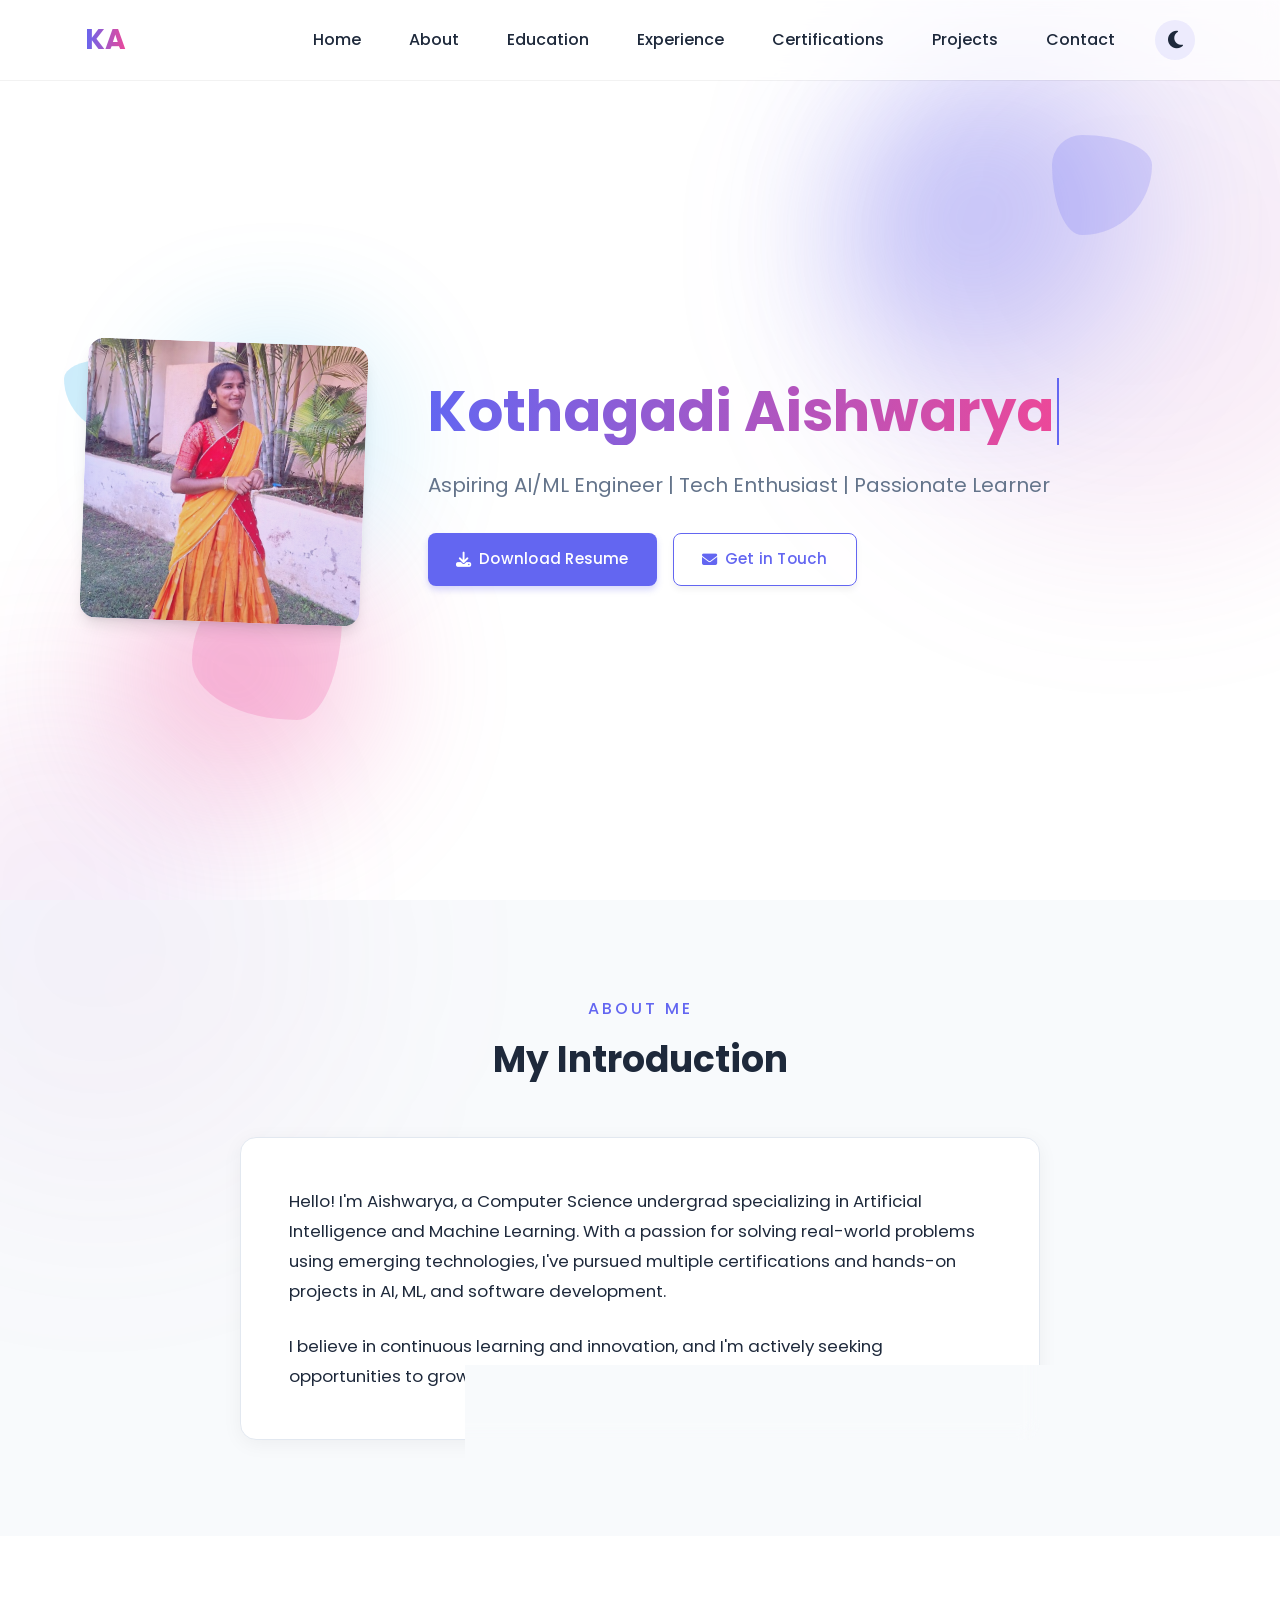
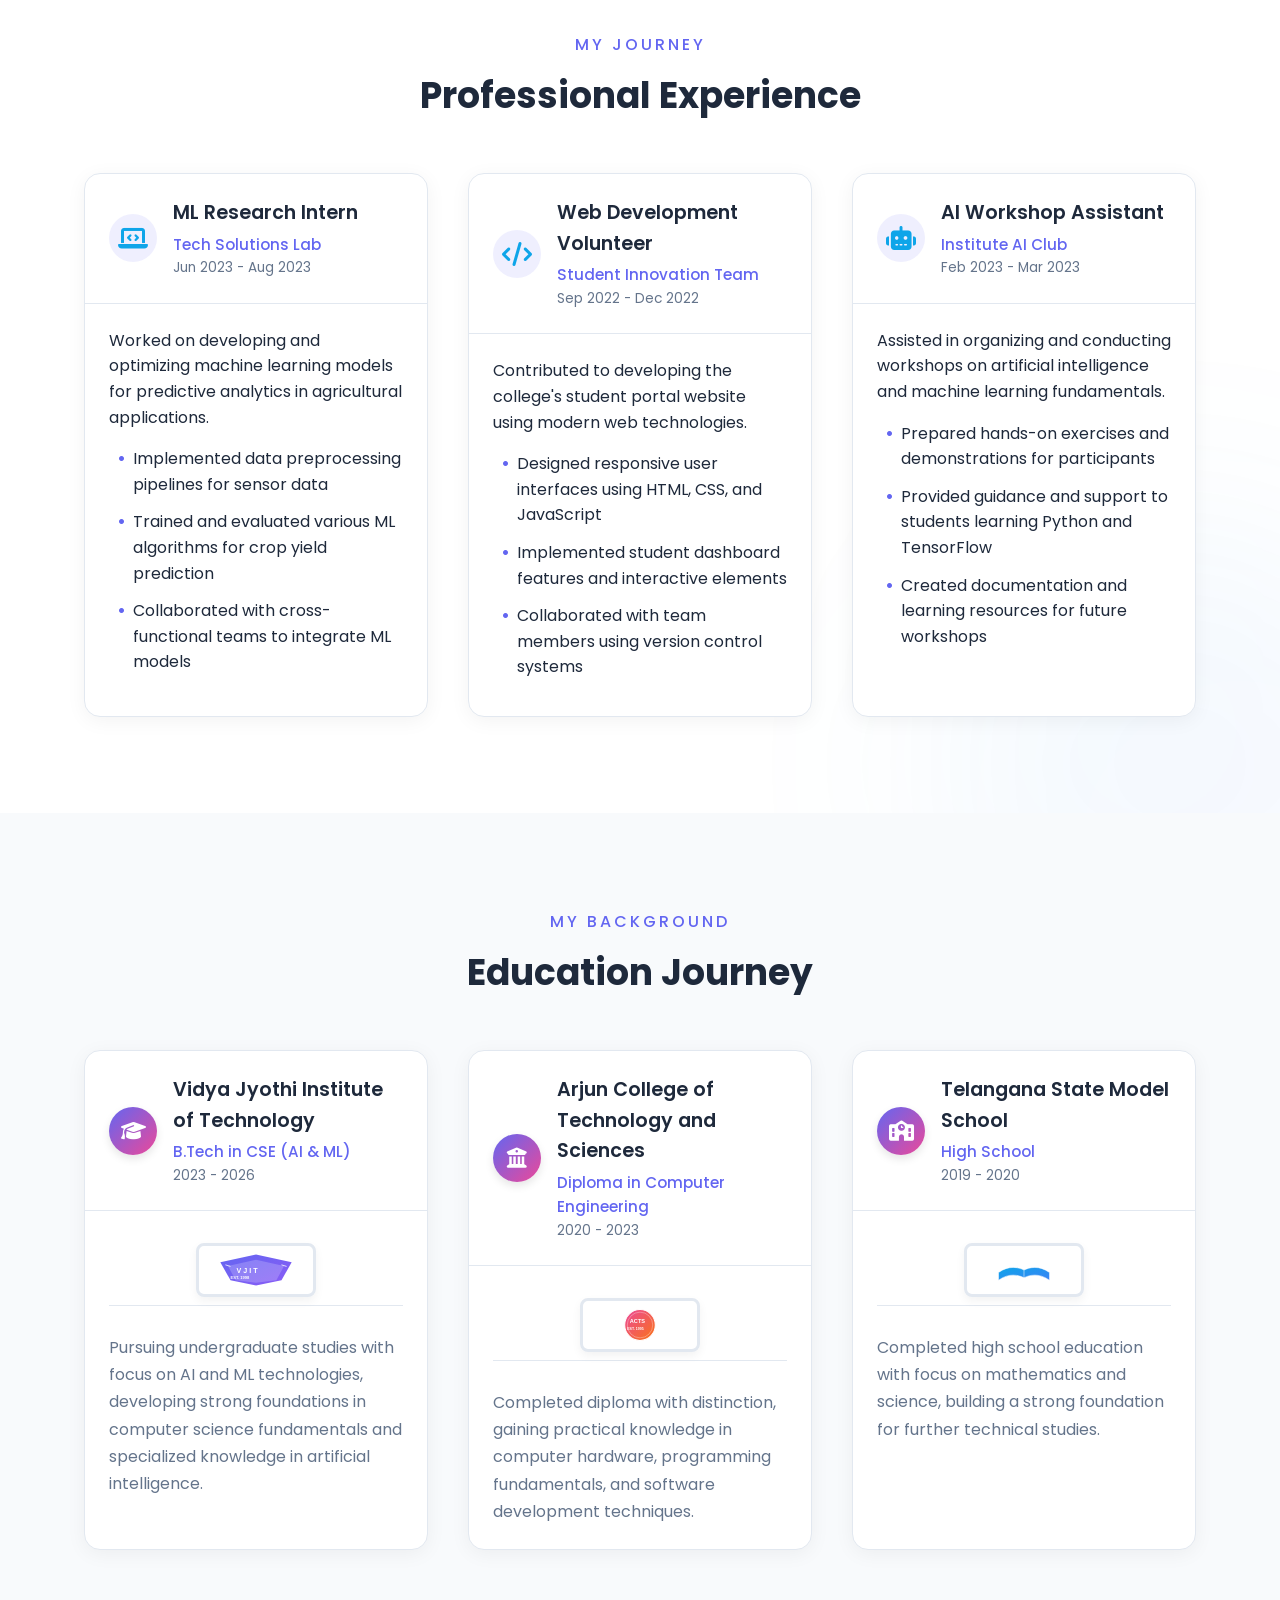
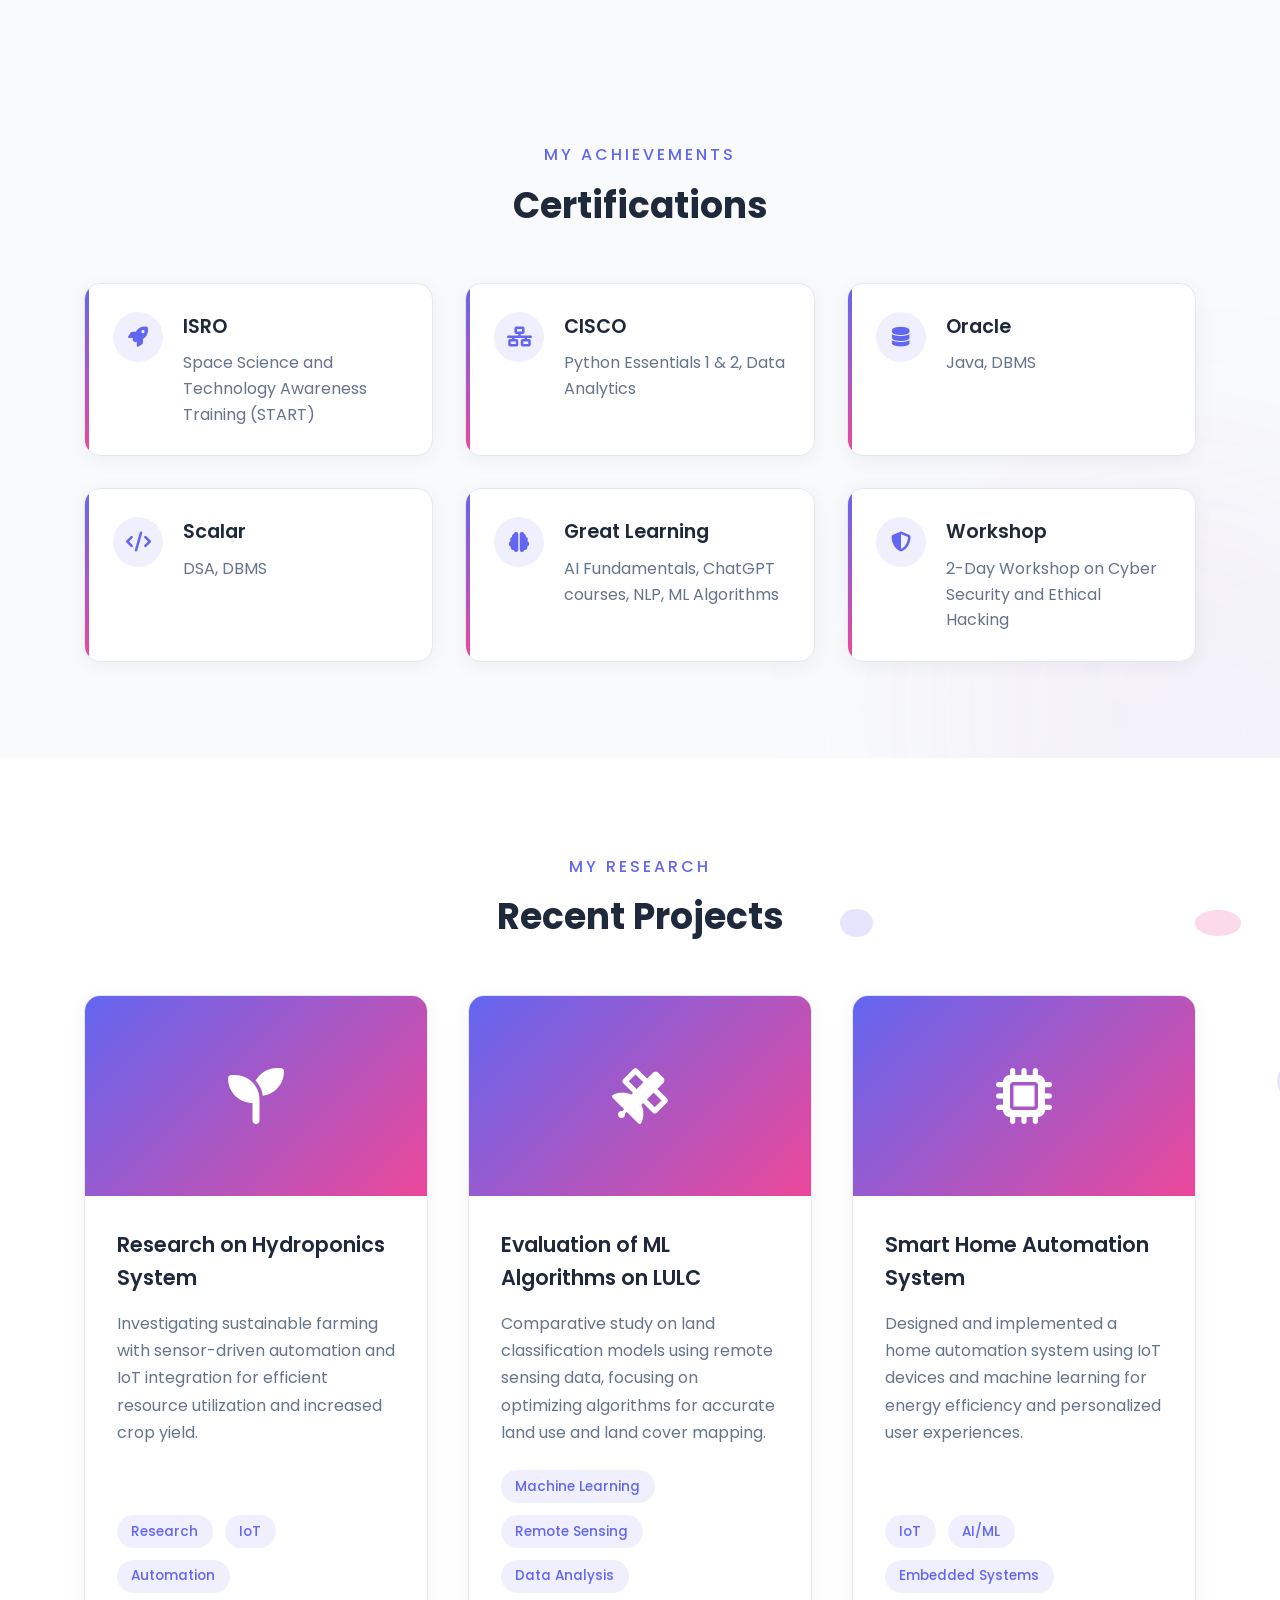
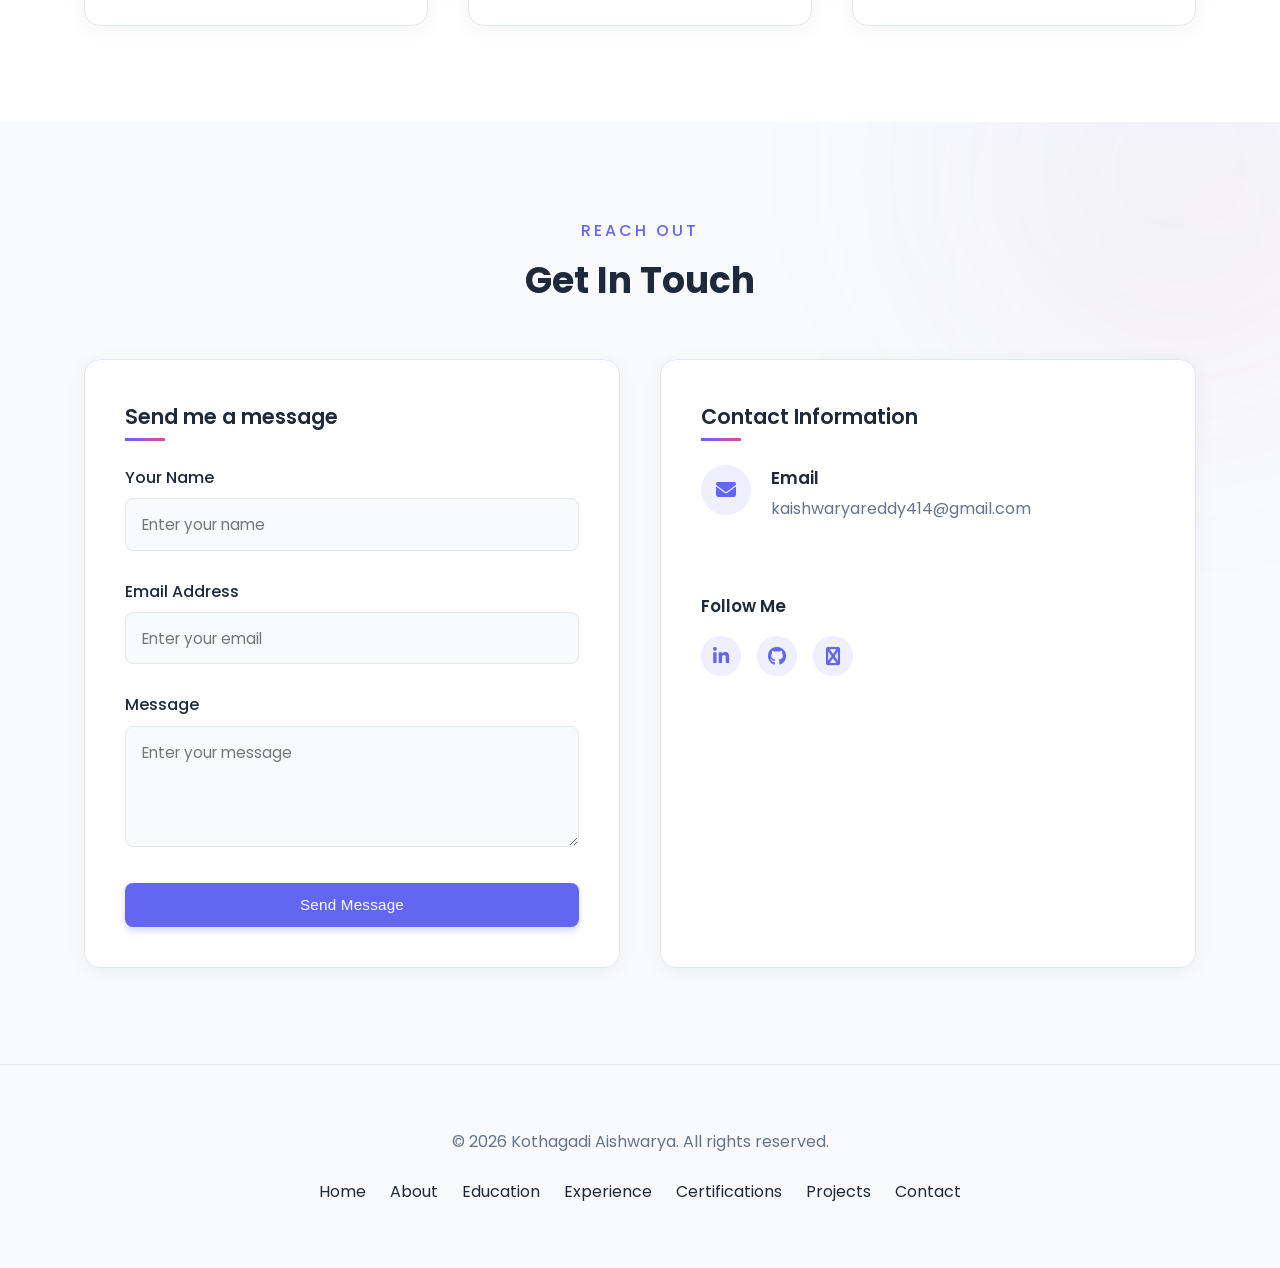
<file: index.html>
<!DOCTYPE html>
<html lang="en">
<head>
  <meta charset="UTF-8">
  <meta name="viewport" content="width=device-width, initial-scale=1.0, maximum-scale=1">
  <meta name="description" content="Kothagadi Aishwarya - Aspiring AI/ML Engineer, Tech Enthusiast, and Computer Science Student">
  <meta name="keywords" content="Kothagadi Aishwarya, AI/ML, Computer Science, Portfolio, Student">
  <meta name="author" content="Kothagadi Aishwarya">
  <title>Kothagadi Aishwarya | AI/ML Engineer Portfolio</title>
  <link rel="preconnect" href="https://fonts.googleapis.com">
  <link rel="preconnect" href="https://fonts.gstatic.com" crossorigin>
  <link href="https://fonts.googleapis.com/css2?family=Poppins:wght@300;400;500;600;700&display=swap" rel="stylesheet">
  <link rel="stylesheet" href="https://cdnjs.cloudflare.com/ajax/libs/font-awesome/6.4.0/css/all.min.css">
  <link rel="stylesheet" href="enhanced-styles.css">
  <link rel="icon" href="data:image/svg+xml,<svg xmlns=%22http://www.w3.org/2000/svg%22 viewBox=%220 0 100 100%22><text y=%22.9em%22 font-size=%2290%22 fill=%22%236366f1%22>KA</text></svg>">
</head>
<body>
  <!-- Header -->
  <header id="header" class="header glass-card">
    <nav class="container">
      <a href="#home" class="logo">KA</a>
      
      <button class="menu-toggle" aria-label="Toggle menu">
        <i class="fas fa-bars"></i>
      </button>
      
      <ul class="nav-menu">
        <li><a href="#home" class="nav-link">Home</a></li>
        <li><a href="#about" class="nav-link">About</a></li>
        <li><a href="#education" class="nav-link">Education</a></li>
        <li><a href="#experience" class="nav-link">Experience</a></li>
        <li><a href="#certifications" class="nav-link">Certifications</a></li>
        <li><a href="#projects" class="nav-link">Projects</a></li>
        <li><a href="#contact" class="nav-link">Contact</a></li>
        <li>
          <button id="theme-toggle" class="theme-toggle" aria-label="Toggle theme">
            <i class="fas fa-moon"></i>
          </button>
        </li>
      </ul>
    </nav>
  </header>

  <!-- Home/Hero Section -->
  <section id="home" class="hero-section">
    <!-- Animated background elements -->
    <div class="bg-animation bg-animation-1"></div>
    <div class="bg-animation bg-animation-2"></div>
    <div class="bg-animation bg-animation-3"></div>
    
    <!-- Animated shapes -->
    <div class="shape shape-1"></div>
    <div class="shape shape-2"></div>
    <div class="shape shape-3"></div>
    
    <div class="container">
      <div class="hero-content">
        <div class="hero-image float">
          <img src="images/my images/iashu.jpg" alt="Kothagadi Aishwarya">
        </div>
        <div class="hero-text fadeInUp">
          <h1><span class="typing-text text-gradient" id="typing-name">Kothagadi Aishwarya</span></h1>
          <p class="tagline">Aspiring AI/ML Engineer | Tech Enthusiast | Passionate Learner</p>
          <div class="cta-buttons">
            <a href="#" class="btn btn-primary"><i class="fas fa-download"></i> Download Resume</a>
            <a href="#contact" class="btn btn-outline"><i class="fas fa-envelope"></i> Get in Touch</a>
          </div>
        </div>
      </div>
    </div>
  </section>

  <!-- About Section -->
  <section id="about" class="about-section">
    <!-- Background animation -->
    <div class="bg-animation bg-animation-3" style="left:60%; top:50%; width:250px; height:250px;"></div>
    <div class="shape shape-2" style="top:20%; right:20%; width:80px; height:80px;"></div>
    
    <div class="container">
      <span class="section-subtitle">About Me</span>
      <h2 class="section-title">My Introduction</h2>
      <div class="about-content glass-card pulse">
        <p>Hello! I'm Aishwarya, a Computer Science undergrad specializing in Artificial Intelligence and Machine Learning. With a passion for solving real-world problems using emerging technologies, I've pursued multiple certifications and hands-on projects in AI, ML, and software development.</p>
        <p>I believe in continuous learning and innovation, and I'm actively seeking opportunities to grow and contribute in the tech world.</p>
      </div>
    </div>
  </section>

  <!-- Experience Section -->
  <section id="experience" class="experience-section">
    <div class="container">
      <span class="section-subtitle">My Journey</span>
      <h2 class="section-title">Professional Experience</h2>
      <div class="experience-container">
        <div class="experience-card">
          <div class="experience-header">
            <div class="experience-icon">
              <i class="fas fa-laptop-code"></i>
            </div>
            <div class="experience-title">
              <h3>ML Research Intern</h3>
              <p class="company">Tech Solutions Lab</p>
              <p class="duration">Jun 2023 - Aug 2023</p>
            </div>
          </div>
          <div class="experience-body">
            <p>Worked on developing and optimizing machine learning models for predictive analytics in agricultural applications.</p>
            <ul>
              <li>Implemented data preprocessing pipelines for sensor data</li>
              <li>Trained and evaluated various ML algorithms for crop yield prediction</li>
              <li>Collaborated with cross-functional teams to integrate ML models</li>
            </ul>
          </div>
        </div>
        
        <div class="experience-card">
          <div class="experience-header">
            <div class="experience-icon">
              <i class="fas fa-code"></i>
            </div>
            <div class="experience-title">
              <h3>Web Development Volunteer</h3>
              <p class="company">Student Innovation Team</p>
              <p class="duration">Sep 2022 - Dec 2022</p>
            </div>
          </div>
          <div class="experience-body">
            <p>Contributed to developing the college's student portal website using modern web technologies.</p>
            <ul>
              <li>Designed responsive user interfaces using HTML, CSS, and JavaScript</li>
              <li>Implemented student dashboard features and interactive elements</li>
              <li>Collaborated with team members using version control systems</li>
            </ul>
          </div>
        </div>
        
        <div class="experience-card">
          <div class="experience-header">
            <div class="experience-icon">
              <i class="fas fa-robot"></i>
            </div>
            <div class="experience-title">
              <h3>AI Workshop Assistant</h3>
              <p class="company">Institute AI Club</p>
              <p class="duration">Feb 2023 - Mar 2023</p>
            </div>
          </div>
          <div class="experience-body">
            <p>Assisted in organizing and conducting workshops on artificial intelligence and machine learning fundamentals.</p>
            <ul>
              <li>Prepared hands-on exercises and demonstrations for participants</li>
              <li>Provided guidance and support to students learning Python and TensorFlow</li>
              <li>Created documentation and learning resources for future workshops</li>
            </ul>
          </div>
        </div>
      </div>
    </div>
  </section>

  <!-- Education Section -->
  <section id="education" class="education-section">
    <!-- Background animations -->
    <div class="bg-animation bg-animation-2" style="top:60%; right:70%; width:200px; height:200px;"></div>
    <div class="shape shape-1" style="bottom:20%; right:15%;"></div>
    
    <div class="container">
      <span class="section-subtitle">My Background</span>
      <h2 class="section-title">Education Journey</h2>
      <div class="education-container">
        <!-- VJIT -->
        <div class="education-card">
          <div class="education-header">
            <div class="education-icon">
              <i class="fas fa-graduation-cap"></i>
            </div>
            <div class="education-title">
              <h3>Vidya Jyothi Institute of Technology</h3>
              <p class="degree">B.Tech in CSE (AI & ML)</p>
              <p class="duration">2023 - 2026</p>
            </div>
          </div>
          <div class="education-body">
            <div class="college-logo-container">
              <img src="images/vjit-logo.svg" alt="VJIT Logo" class="college-logo">
            </div>
            <p>Pursuing undergraduate studies with focus on AI and ML technologies, developing strong foundations in computer science fundamentals and specialized knowledge in artificial intelligence.</p>
          </div>
        </div>
        
        <!-- Arjun College -->
        <div class="education-card">
          <div class="education-header">
            <div class="education-icon">
              <i class="fas fa-university"></i>
            </div>
            <div class="education-title">
              <h3>Arjun College of Technology and Sciences</h3>
              <p class="degree">Diploma in Computer Engineering</p>
              <p class="duration">2020 - 2023</p>
            </div>
          </div>
          <div class="education-body">
            <div class="college-logo-container">
              <img src="images/arjun-college-logo.svg" alt="Arjun College Logo" class="college-logo">
            </div>
            <p>Completed diploma with distinction, gaining practical knowledge in computer hardware, programming fundamentals, and software development techniques.</p>
          </div>
        </div>
        
        <!-- TSMS -->
        <div class="education-card">
          <div class="education-header">
            <div class="education-icon">
              <i class="fas fa-school"></i>
            </div>
            <div class="education-title">
              <h3>Telangana State Model School</h3>
              <p class="degree">High School</p>
              <p class="duration">2019 - 2020</p>
            </div>
          </div>
          <div class="education-body">
            <div class="college-logo-container">
              <img src="images/tsms-logo.svg" alt="TSMS Logo" class="college-logo">
            </div>
            <p>Completed high school education with focus on mathematics and science, building a strong foundation for further technical studies.</p>
          </div>
        </div>
      </div>
    </div>
  </section>

  <!-- Certifications Section -->
  <section id="certifications" class="certifications-section">
    <div class="container">
      <span class="section-subtitle">My Achievements</span>
      <h2 class="section-title">Certifications</h2>
      <div class="cert-grid">
        <div class="cert-card">
          <div class="cert-icon">
            <i class="fas fa-rocket"></i>
          </div>
          <div class="cert-content">
            <h3>ISRO</h3>
            <p>Space Science and Technology Awareness Training (START)</p>
          </div>
        </div>
        <div class="cert-card">
          <div class="cert-icon">
            <i class="fas fa-network-wired"></i>
          </div>
          <div class="cert-content">
            <h3>CISCO</h3>
            <p>Python Essentials 1 & 2, Data Analytics</p>
          </div>
        </div>
        <div class="cert-card">
          <div class="cert-icon">
            <i class="fas fa-database"></i>
          </div>
          <div class="cert-content">
            <h3>Oracle</h3>
            <p>Java, DBMS</p>
          </div>
        </div>
        <div class="cert-card">
          <div class="cert-icon">
            <i class="fas fa-code"></i>
          </div>
          <div class="cert-content">
            <h3>Scalar</h3>
            <p>DSA, DBMS</p>
          </div>
        </div>
        <div class="cert-card">
          <div class="cert-icon">
            <i class="fas fa-brain"></i>
          </div>
          <div class="cert-content">
            <h3>Great Learning</h3>
            <p>AI Fundamentals, ChatGPT courses, NLP, ML Algorithms</p>
          </div>
        </div>
        <div class="cert-card">
          <div class="cert-icon">
            <i class="fas fa-shield-alt"></i>
          </div>
          <div class="cert-content">
            <h3>Workshop</h3>
            <p>2-Day Workshop on Cyber Security and Ethical Hacking</p>
          </div>
        </div>
      </div>
    </div>
  </section>

  <!-- Projects Section -->
  <section id="projects" class="projects-section">
    <div class="container">
      <span class="section-subtitle">My Research</span>
      <h2 class="section-title">Recent Projects</h2>
      <div class="projects-grid">
        <div class="project-card">
          <div class="project-header">
            <i class="fas fa-seedling"></i>
          </div>
          <div class="project-body">
            <h3>Research on Hydroponics System</h3>
            <p>Investigating sustainable farming with sensor-driven automation and IoT integration for efficient resource utilization and increased crop yield.</p>
            <div class="project-tags">
              <span class="tag">Research</span>
              <span class="tag">IoT</span>
              <span class="tag">Automation</span>
            </div>
          </div>
        </div>
        <div class="project-card">
          <div class="project-header">
            <i class="fas fa-satellite"></i>
          </div>
          <div class="project-body">
            <h3>Evaluation of ML Algorithms on LULC</h3>
            <p>Comparative study on land classification models using remote sensing data, focusing on optimizing algorithms for accurate land use and land cover mapping.</p>
            <div class="project-tags">
              <span class="tag">Machine Learning</span>
              <span class="tag">Remote Sensing</span>
              <span class="tag">Data Analysis</span>
            </div>
          </div>
        </div>
        <div class="project-card">
          <div class="project-header">
            <i class="fas fa-microchip"></i>
          </div>
          <div class="project-body">
            <h3>Smart Home Automation System</h3>
            <p>Designed and implemented a home automation system using IoT devices and machine learning for energy efficiency and personalized user experiences.</p>
            <div class="project-tags">
              <span class="tag">IoT</span>
              <span class="tag">AI/ML</span>
              <span class="tag">Embedded Systems</span>
            </div>
          </div>
        </div>
      </div>
    </div>
  </section>

  <!-- Contact Section -->
  <section id="contact" class="contact-section">
    <div class="container">
      <span class="section-subtitle">Reach Out</span>
      <h2 class="section-title">Get In Touch</h2>
      <div class="contact-container">
        <div class="contact-form glass-card">
          <h3>Send me a message</h3>
          <div id="form-message" class="form-message"></div>
          <form id="contact-form">
            <div class="form-group">
              <label for="name">Your Name</label>
              <input type="text" id="name" name="name" placeholder="Enter your name" required>
            </div>
            <div class="form-group">
              <label for="email">Email Address</label>
              <input type="email" id="email" name="email" placeholder="Enter your email" required>
            </div>
            <div class="form-group">
              <label for="message">Message</label>
              <textarea id="message" name="message" rows="4" placeholder="Enter your message" required></textarea>
            </div>
            <button type="submit" class="btn btn-primary btn-full">Send Message</button>
          </form>
        </div>
        <div class="contact-info glass-card">
          <h3>Contact Information</h3>
          <div class="info-item">
            <div class="info-icon">
              <i class="fas fa-envelope"></i>
            </div>
            <div class="info-content">
              <h4>Email</h4>
              <a href="mailto:kaishwaryareddy414@gmail.com">kaishwaryareddy414@gmail.com</a>
            </div>
          </div>
          <div class="info-item">
            
            
          </div>
          <div class="social-media">
            <h4>Follow Me</h4>
            <div class="social-icons">
              <a href="https://www.linkedin.com/in/aishwarya-kothagadi-913221345/" class="social-icon"><i class="fab fa-linkedin-in"></i></a>
              <a href="https://github.com/kaishwarya23" class="social-icon"><i class="fab fa-github"></i></a>
              <a href="mailto:kaishwaryareddy414@gmail.com" class="social-icon"><i class="fab fa-envelope"></i></i></a>
            </div>
          </div>
        </div>
      </div>
    </div>
  </section>

  <!-- Footer -->
  <footer class="footer">
    <div class="container">
      <p class="copyright">&copy; <span id="current-year"></span> Kothagadi Aishwarya. All rights reserved.</p>
      <div class="footer-links">
        <a href="#home">Home</a>
        <a href="#about">About</a>
        <a href="#education">Education</a>
        <a href="#experience">Experience</a>
        <a href="#certifications">Certifications</a>
        <a href="#projects">Projects</a>
        <a href="#contact">Contact</a>
      </div>
    </div>
  </footer>

  <!-- Back to Top Button -->
  <button id="back-to-top" class="back-to-top" aria-label="Back to top">
    <i class="fas fa-arrow-up"></i>
  </button>

  <script src="script.js"></script>
</body>
</html>
</file>
<file: enhanced-styles.css>
/* Enhanced Portfolio Styles */

/* Global Variables */
:root {
  --primary-color: #6366f1; /* Indigo */
  --primary-hover: #4f46e5;
  --secondary-color: #ec4899; /* Pink */
  --accent-color: #0ea5e9; /* Sky blue */
  --gradient-start: #6366f1;
  --gradient-end: #ec4899;
  --light-bg: #ffffff;
  --dark-bg: #0f172a; /* Darker blue-gray */
  --light-text: #1e293b;
  --dark-text: #f1f5f9;
  --light-card: #ffffff;
  --dark-card: #1e293b;
  --light-accent: #f8fafc;
  --dark-accent: #334155;
  --light-muted: #64748b;
  --dark-muted: #94a3b8;
  --border-radius: 1rem;
  --border-radius-sm: 0.5rem;
  --box-shadow: 0 10px 15px -3px rgba(0, 0, 0, 0.1), 0 4px 6px -4px rgba(0, 0, 0, 0.1);
  --box-shadow-soft: 0 4px 20px rgba(0, 0, 0, 0.05);
  --box-shadow-hover: 0 20px 25px -5px rgba(0, 0, 0, 0.1), 0 8px 10px -6px rgba(0, 0, 0, 0.1);
  --transition: all 0.3s cubic-bezier(0.4, 0, 0.2, 1);
  --font-family: 'Poppins', sans-serif;
}

/* Dark Theme Variables */
.dark-theme {
  --background: var(--dark-bg);
  --text-color: var(--dark-text);
  --card-bg: var(--dark-card);
  --accent-bg: var(--dark-accent);
  --muted-color: var(--dark-muted);
  --border-color: #2d3748;
  --input-bg: #1e293b; 
  --input-border: #334155;
  --icon-bg: rgba(99, 102, 241, 0.15);
  --glass-bg: rgba(30, 41, 59, 0.7);
}

/* Light Theme Variables */
.light-theme {
  --background: var(--light-bg);
  --text-color: var(--light-text);
  --card-bg: var(--light-card);
  --accent-bg: var(--light-accent);
  --muted-color: var(--light-muted);
  --border-color: #e2e8f0;
  --input-bg: #f8fafc; 
  --input-border: #e2e8f0;
  --icon-bg: rgba(99, 102, 241, 0.1);
  --glass-bg: rgba(255, 255, 255, 0.7);
}

/* Base Styles */
* {
  margin: 0;
  padding: 0;
  box-sizing: border-box;
}

html {
  scroll-behavior: smooth;
  scroll-padding-top: 80px;
}

body {
  font-family: var(--font-family);
  background-color: var(--background, var(--light-bg));
  color: var(--text-color, var(--light-text));
  line-height: 1.6;
  transition: var(--transition);
  overflow-x: hidden;
}

body.dark-theme .fas.fa-moon:before {
  content: "\f185"; /* sun icon */
}

a {
  text-decoration: none;
  color: inherit;
  transition: var(--transition);
}

ul {
  list-style: none;
}

img {
  max-width: 100%;
  height: auto;
  border-radius: var(--border-radius);
  transition: var(--transition);
}

.container {
  width: 90%;
  max-width: 1200px;
  margin: 0 auto;
  padding: 0 20px;
}

.text-primary {
  color: var(--primary-color);
}

.text-secondary {
  color: var(--secondary-color);
}

.text-gradient {
  background: linear-gradient(to right, var(--gradient-start), var(--gradient-end));
  -webkit-background-clip: text;
  -webkit-text-fill-color: transparent;
  background-clip: text;
}

.text-muted {
  color: var(--muted-color);
}

.bg-gradient {
  background: linear-gradient(135deg, var(--gradient-start), var(--gradient-end));
}

/* Glassmorphism */
.glass-card {
  background: var(--glass-bg);
  backdrop-filter: blur(10px);
  -webkit-backdrop-filter: blur(10px);
  border: 1px solid rgba(255, 255, 255, 0.18);
  box-shadow: 0 8px 32px 0 rgba(31, 38, 135, 0.2);
}

/* Buttons */
.btn {
  display: inline-flex;
  align-items: center;
  justify-content: center;
  padding: 0.85rem 1.75rem;
  border-radius: var(--border-radius-sm);
  font-weight: 500;
  cursor: pointer;
  transition: var(--transition);
  text-align: center;
  letter-spacing: 0.015em;
  position: relative;
  overflow: hidden;
  z-index: 1;
  font-size: 0.95rem;
}

.btn::after {
  content: '';
  position: absolute;
  bottom: 0;
  left: 0;
  width: 100%;
  height: 100%;
  background-color: #000;
  opacity: 0;
  z-index: -1;
  transition: opacity 0.3s ease;
}

.btn:hover::after {
  opacity: 0.1;
}

.btn i {
  margin-right: 0.5rem;
  font-size: 0.95rem;
}

.btn-primary {
  background-color: var(--primary-color);
  color: white;
  border: none;
  box-shadow: 0 4px 6px rgba(99, 102, 241, 0.25);
}

.btn-primary:hover {
  background-color: var(--primary-hover);
  transform: translateY(-2px);
  box-shadow: 0 6px 10px rgba(99, 102, 241, 0.3);
}

.btn-outline {
  background-color: transparent;
  color: var(--primary-color);
  border: 1.5px solid var(--primary-color);
  box-shadow: 0 4px 6px rgba(0, 0, 0, 0.05);
}

.btn-outline:hover {
  background-color: rgba(99, 102, 241, 0.05);
  transform: translateY(-2px);
  box-shadow: 0 6px 10px rgba(0, 0, 0, 0.1);
}

.btn-full {
  width: 100%;
}

/* Section styling */
section {
  padding: 6rem 0;
  position: relative;
}

.section-title {
  text-align: center;
  font-size: 2.25rem;
  margin-bottom: 3.5rem;
  position: relative;
  font-weight: 700;
  line-height: 1.2;
}

.section-subtitle {
  display: block;
  text-align: center;
  color: var(--primary-color);
  font-size: 1rem;
  font-weight: 500;
  text-transform: uppercase;
  letter-spacing: 3px;
  margin-bottom: 1rem;
}

/* Header Styles */
.header {
  position: fixed;
  top: 0;
  left: 0;
  width: 100%;
  z-index: 1000;
  background-color: var(--glass-bg);
  backdrop-filter: blur(10px);
  -webkit-backdrop-filter: blur(10px);
  box-shadow: 0 1px 0 rgba(0, 0, 0, 0.05);
  transition: var(--transition);
  height: 80px;
}

.header.scrolled {
  box-shadow: var(--box-shadow-soft);
}

.header .container {
  display: flex;
  justify-content: space-between;
  align-items: center;
  height: 100%;
}

.logo {
  font-size: 1.75rem;
  font-weight: 700;
  background: linear-gradient(to right, var(--gradient-start), var(--gradient-end));
  -webkit-background-clip: text;
  -webkit-text-fill-color: transparent;
  background-clip: text;
}

.nav-menu {
  display: flex;
  align-items: center;
  height: 100%;
}

.nav-menu li {
  margin-left: 2rem;
  height: 100%;
  display: flex;
  align-items: center;
}

.nav-link {
  position: relative;
  font-weight: 500;
  height: 100%;
  display: flex;
  align-items: center;
  padding: 0 0.5rem;
}

.nav-link::after {
  content: '';
  position: absolute;
  left: 0;
  bottom: 0;
  width: 0;
  height: 2px;
  background: linear-gradient(to right, var(--gradient-start), var(--gradient-end));
  transition: var(--transition);
}

.nav-link:hover {
  color: var(--primary-color);
}

.nav-link:hover::after {
  width: 100%;
}

.theme-toggle {
  background: none;
  border: none;
  color: var(--text-color);
  cursor: pointer;
  font-size: 1.25rem;
  display: flex;
  align-items: center;
  justify-content: center;
  padding: 0.5rem;
  border-radius: 50%;
  transition: var(--transition);
  background-color: var(--icon-bg);
  width: 40px;
  height: 40px;
}

.theme-toggle:hover {
  transform: rotate(10deg);
}

.menu-toggle {
  display: none;
  cursor: pointer;
  font-size: 1.5rem;
  background: none;
  border: none;
  color: var(--text-color);
  width: 40px;
  height: 40px;
  display: none;
  align-items: center;
  justify-content: center;
  border-radius: 50%;
  background-color: var(--icon-bg);
}

/* Hero Section */
.hero-section {
  padding: 10rem 0 6rem;
  min-height: 100vh;
  display: flex;
  align-items: center;
  position: relative;
  overflow: hidden;
}

/* Create an abstract shape in the background */
.hero-section::before {
  content: '';
  position: absolute;
  top: -50px;
  right: -150px;
  width: 600px;
  height: 600px;
  border-radius: 50%;
  background: linear-gradient(135deg, rgba(99, 102, 241, 0.1), rgba(236, 72, 153, 0.1));
  z-index: -1;
  filter: blur(80px);
}

.hero-section::after {
  content: '';
  position: absolute;
  bottom: -200px;
  left: -150px;
  width: 400px;
  height: 400px;
  border-radius: 50%;
  background: linear-gradient(135deg, rgba(236, 72, 153, 0.1), rgba(99, 102, 241, 0.1));
  z-index: -1;
  filter: blur(80px);
}

.hero-content {
  display: flex;
  align-items: center;
  gap: 4rem;
}

.hero-image {
  width: 280px;
  height: 280px;
  border-radius: var(--border-radius);
  overflow: hidden;
  box-shadow: var(--box-shadow);
  position: relative;
  transform: rotate(2deg);
  transition: var(--transition);
}

.hero-image:hover {
  transform: rotate(0deg) scale(1.02);
}

.hero-image img {
  width: 100%;
  height: 100%;
  object-fit: cover;
}

.hero-image::before {
  content: '';
  position: absolute;
  top: 0;
  left: 0;
  width: 100%;
  height: 100%;
  background: linear-gradient(45deg, rgba(99, 102, 241, 0.2), rgba(236, 72, 153, 0.2));
  z-index: 1;
}

.hero-text {
  flex: 1;
}

.hero-text h1 {
  font-size: 3.5rem;
  margin-bottom: 1.5rem;
  line-height: 1.2;
  font-weight: 700;
}

.tagline {
  font-size: 1.25rem;
  margin-bottom: 2rem;
  color: var(--muted-color);
}

.cta-buttons {
  display: flex;
  gap: 1rem;
}

/* About Section */
.about-section {
  background-color: var(--accent-bg);
  position: relative;
  overflow: hidden;
}

.about-section::before {
  content: '';
  position: absolute;
  top: -200px;
  left: -150px;
  width: 500px;
  height: 500px;
  border-radius: 50%;
  background: linear-gradient(135deg, rgba(99, 102, 241, 0.05), rgba(236, 72, 153, 0.05));
  z-index: 0;
  filter: blur(100px);
}

.about-content {
  background-color: var(--card-bg);
  padding: 3rem;
  border-radius: var(--border-radius);
  box-shadow: var(--box-shadow-soft);
  max-width: 800px;
  margin: 0 auto;
  position: relative;
  z-index: 1;
  border: 1px solid var(--border-color);
}

.about-content p {
  margin-bottom: 1.5rem;
  font-size: 1.05rem;
  line-height: 1.8;
}

.about-content p:last-child {
  margin-bottom: 0;
}

/* Experience Section */
.experience-section {
  position: relative;
  overflow: hidden;
}

.experience-section::before {
  content: '';
  position: absolute;
  bottom: -200px;
  right: -150px;
  width: 500px;
  height: 500px;
  border-radius: 50%;
  background: linear-gradient(135deg, rgba(14, 165, 233, 0.05), rgba(99, 102, 241, 0.05));
  z-index: 0;
  filter: blur(100px);
}

.experience-container {
  display: grid;
  grid-template-columns: repeat(auto-fill, minmax(300px, 1fr));
  gap: 2.5rem;
}

.experience-card {
  background-color: var(--card-bg);
  border-radius: var(--border-radius);
  overflow: hidden;
  box-shadow: var(--box-shadow-soft);
  border: 1px solid var(--border-color);
  transition: var(--transition);
  display: flex;
  flex-direction: column;
  height: 100%;
}

.experience-card:hover {
  transform: translateY(-5px);
  box-shadow: var(--box-shadow-hover);
}

.experience-header {
  padding: 1.5rem;
  border-bottom: 1px solid var(--border-color);
  display: flex;
  align-items: center;
  gap: 1rem;
}

.experience-icon {
  width: 48px;
  height: 48px;
  border-radius: 50%;
  display: flex;
  align-items: center;
  justify-content: center;
  background-color: var(--icon-bg);
  color: var(--accent-color);
  font-size: 1.5rem;
  flex-shrink: 0;
}

.experience-title h3 {
  font-weight: 600;
  font-size: 1.2rem;
  margin-bottom: 0.25rem;
}

.experience-title .company {
  color: var(--primary-color);
  font-weight: 500;
  font-size: 0.95rem;
}

.experience-title .duration {
  color: var(--muted-color);
  font-size: 0.85rem;
}

.experience-body {
  padding: 1.5rem;
  flex: 1;
}

.experience-body ul {
  margin-top: 1rem;
  padding-left: 1.5rem;
}

.experience-body li {
  margin-bottom: 0.75rem;
  position: relative;
  list-style-type: none;
}

.experience-body li::before {
  content: '•';
  color: var(--primary-color);
  font-weight: bold;
  position: absolute;
  left: -1rem;
}

/* Education Section */
.education-section {
  background-color: var(--accent-bg);
}

/* New Education Cards Style - Like Experience */
.education-container {
  display: grid;
  grid-template-columns: repeat(auto-fill, minmax(320px, 1fr));
  gap: 2.5rem;
}

.education-card {
  background-color: var(--card-bg);
  border-radius: var(--border-radius);
  overflow: hidden;
  box-shadow: var(--box-shadow-soft);
  transition: var(--transition);
  border: 1px solid var(--border-color);
  display: flex;
  flex-direction: column;
  height: 100%;
}

.education-card:hover {
  transform: translateY(-5px);
  box-shadow: var(--box-shadow-hover);
}

.education-header {
  padding: 1.5rem;
  border-bottom: 1px solid var(--border-color);
  display: flex;
  align-items: center;
  gap: 1rem;
}

.education-icon {
  width: 48px;
  height: 48px;
  border-radius: 50%;
  display: flex;
  align-items: center;
  justify-content: center;
  background: linear-gradient(135deg, var(--gradient-start), var(--gradient-end));
  color: white;
  font-size: 1.25rem;
  flex-shrink: 0;
  box-shadow: 0 4px 8px rgba(0, 0, 0, 0.1);
}

.education-title h3 {
  font-weight: 600;
  font-size: 1.2rem;
  margin-bottom: 0.25rem;
}

.education-title .degree {
  color: var(--primary-color);
  font-weight: 500;
  font-size: 0.95rem;
}

.education-title .duration {
  color: var(--muted-color);
  font-size: 0.85rem;
}

.education-body {
  padding: 1.5rem;
  flex: 1;
  display: flex;
  flex-direction: column;
}

.education-body p {
  margin-top: 1.25rem;
  color: var(--muted-color);
  line-height: 1.7;
}

.college-logo-container {
  display: flex;
  justify-content: center;
  align-items: center;
  padding: 0.5rem;
  border-bottom: 1px solid var(--border-color);
  margin-bottom: 0.5rem;
}

.college-logo {
  max-width: 120px;
  height: auto;
  display: block;
  transition: all 0.3s ease;
  border: 3px solid var(--border-color);
  border-radius: 8px;
  padding: 6px;
  background-color: rgba(255, 255, 255, 0.1);
  box-shadow: 0 4px 10px rgba(0, 0, 0, 0.05);
}

.college-logo:hover {
  transform: scale(1.05);
  border-color: var(--primary-color);
  box-shadow: 0 8px 20px rgba(0, 0, 0, 0.1);
}

/* Certifications Section */
.certifications-section {
  background-color: var(--accent-bg);
  position: relative;
  overflow: hidden;
}

.certifications-section::before {
  content: '';
  position: absolute;
  bottom: -200px;
  right: -150px;
  width: 500px;
  height: 500px;
  border-radius: 50%;
  background: linear-gradient(135deg, rgba(236, 72, 153, 0.05), rgba(99, 102, 241, 0.05));
  z-index: 0;
  filter: blur(100px);
}

.cert-grid {
  display: grid;
  grid-template-columns: repeat(auto-fill, minmax(320px, 1fr));
  gap: 2rem;
}

.cert-card {
  background-color: var(--card-bg);
  border-radius: var(--border-radius);
  padding: 1.75rem;
  display: flex;
  align-items: flex-start;
  box-shadow: var(--box-shadow-soft);
  transition: var(--transition);
  border: 1px solid var(--border-color);
  overflow: hidden;
  position: relative;
}

.cert-card::before {
  content: '';
  position: absolute;
  top: 0;
  left: 0;
  width: 4px;
  height: 100%;
  background: linear-gradient(to bottom, var(--gradient-start), var(--gradient-end));
}

.cert-card:hover {
  transform: translateY(-5px);
  box-shadow: var(--box-shadow-hover);
}

.cert-icon {
  width: 50px;
  height: 50px;
  border-radius: 50%;
  background-color: var(--icon-bg);
  display: flex;
  align-items: center;
  justify-content: center;
  color: var(--primary-color);
  margin-right: 1.25rem;
  font-size: 1.25rem;
  flex-shrink: 0;
}

.cert-content h3 {
  margin-bottom: 0.5rem;
  font-weight: 600;
  font-size: 1.2rem;
}

.cert-content p {
  color: var(--muted-color);
  line-height: 1.6;
}

/* Projects Section */
.projects-grid {
  display: grid;
  grid-template-columns: repeat(auto-fill, minmax(320px, 1fr));
  gap: 2.5rem;
}

.project-card {
  background-color: var(--card-bg);
  border-radius: var(--border-radius);
  overflow: hidden;
  box-shadow: var(--box-shadow-soft);
  transition: var(--transition);
  border: 1px solid var(--border-color);
  height: 100%;
  display: flex;
  flex-direction: column;
}

.project-card:hover {
  transform: translateY(-5px);
  box-shadow: var(--box-shadow-hover);
}

.project-header {
  height: 200px;
  background: linear-gradient(135deg, var(--gradient-start), var(--gradient-end));
  display: flex;
  align-items: center;
  justify-content: center;
  color: white;
  font-size: 3.5rem;
  padding: 2rem;
}

.project-body {
  padding: 2rem;
  flex: 1;
  display: flex;
  flex-direction: column;
}

.project-body h3 {
  margin-bottom: 1rem;
  font-weight: 600;
  font-size: 1.3rem;
}

.project-body p {
  margin-bottom: 1.5rem;
  color: var(--muted-color);
  line-height: 1.7;
  flex: 1;
}

.project-tags {
  display: flex;
  flex-wrap: wrap;
  gap: 0.75rem;
  margin-top: auto;
}

.tag {
  background-color: var(--icon-bg);
  color: var(--primary-color);
  padding: 0.35rem 0.9rem;
  border-radius: 2rem;
  font-size: 0.85rem;
  font-weight: 500;
}

/* Contact Section */
.contact-section {
  background-color: var(--accent-bg);
  position: relative;
  overflow: hidden;
}

.contact-section::before {
  content: '';
  position: absolute;
  top: -200px;
  right: -150px;
  width: 500px;
  height: 500px;
  border-radius: 50%;
  background: linear-gradient(135deg, rgba(99, 102, 241, 0.05), rgba(236, 72, 153, 0.05));
  z-index: 0;
  filter: blur(100px);
}

.contact-container {
  display: grid;
  grid-template-columns: 1fr 1fr;
  gap: 2.5rem;
}

.contact-form, .contact-info {
  background-color: var(--card-bg);
  border-radius: var(--border-radius);
  padding: 2.5rem;
  box-shadow: var(--box-shadow-soft);
  border: 1px solid var(--border-color);
  position: relative;
  z-index: 1;
}

.contact-form h3, .contact-info h3 {
  margin-bottom: 2rem;
  font-weight: 600;
  font-size: 1.3rem;
  position: relative;
  display: inline-block;
}

.contact-form h3::after, .contact-info h3::after {
  content: '';
  position: absolute;
  left: 0;
  bottom: -8px;
  width: 40px;
  height: 3px;
  background: linear-gradient(to right, var(--gradient-start), var(--gradient-end));
}

.form-group {
  margin-bottom: 1.75rem;
}

.form-group label {
  display: block;
  margin-bottom: 0.5rem;
  font-weight: 500;
  color: var(--text-color);
}

.form-group input, .form-group textarea {
  width: 100%;
  padding: 0.85rem 1rem;
  border: 1px solid var(--input-border);
  border-radius: var(--border-radius-sm);
  background-color: var(--input-bg);
  color: var(--text-color);
  font-family: inherit;
  transition: var(--transition);
  font-size: 0.95rem;
}

.form-group input:focus, .form-group textarea:focus {
  outline: none;
  border-color: var(--primary-color);
  box-shadow: 0 0 0 3px rgba(99, 102, 241, 0.1);
}

.form-message {
  padding: 1rem;
  margin-bottom: 1.5rem;
  border-radius: var(--border-radius-sm);
  display: none;
}

.form-message.success {
  background-color: rgba(16, 185, 129, 0.1);
  color: #10b981;
  display: block;
  border: 1px solid rgba(16, 185, 129, 0.2);
}

.form-message.error {
  background-color: rgba(239, 68, 68, 0.1);
  color: #ef4444;
  display: block;
  border: 1px solid rgba(239, 68, 68, 0.2);
}

.info-item {
  display: flex;
  align-items: flex-start;
  margin-bottom: 2rem;
}

.info-icon {
  width: 50px;
  height: 50px;
  border-radius: 50%;
  background-color: var(--icon-bg);
  display: flex;
  align-items: center;
  justify-content: center;
  color: var(--primary-color);
  margin-right: 1.25rem;
  font-size: 1.25rem;
  flex-shrink: 0;
}

.info-content {
  flex: 1;
}

.info-content h4 {
  margin-bottom: 0.25rem;
  font-weight: 600;
  font-size: 1.05rem;
}

.info-content a {
  color: var(--muted-color);
  transition: var(--transition);
}

.info-content a:hover {
  color: var(--primary-color);
}

.social-media {
  margin-top: 2.5rem;
}

.social-media h4 {
  margin-bottom: 1rem;
  font-weight: 600;
  font-size: 1.05rem;
}

.social-icons {
  display: flex;
  gap: 1rem;
}

.social-icon {
  width: 40px;
  height: 40px;
  border-radius: 50%;
  background-color: var(--icon-bg);
  display: flex;
  align-items: center;
  justify-content: center;
  color: var(--primary-color);
  font-size: 1.15rem;
  transition: var(--transition);
}

.social-icon:hover {
  transform: translateY(-3px);
  background-color: var(--primary-color);
  color: white;
}

/* Footer */
.footer {
  padding: 4rem 0;
  background-color: var(--accent-bg);
  border-top: 1px solid var(--border-color);
}

.footer .container {
  display: flex;
  flex-direction: column;
  align-items: center;
  text-align: center;
}

.copyright {
  color: var(--muted-color);
  margin-bottom: 1.5rem;
}

.footer-links {
  display: flex;
  flex-wrap: wrap;
  justify-content: center;
  gap: 1.5rem;
}

.footer-links a {
  color: var(--text-color);
  transition: var(--transition);
}

.footer-links a:hover {
  color: var(--primary-color);
}

/* Back to Top Button */
.back-to-top {
  position: fixed;
  bottom: -60px;
  right: 30px;
  width: 50px;
  height: 50px;
  border-radius: 50%;
  background-color: var(--primary-color);
  color: white;
  display: flex;
  align-items: center;
  justify-content: center;
  cursor: pointer;
  box-shadow: var(--box-shadow);
  opacity: 0;
  transition: all 0.3s ease;
  border: none;
  z-index: 99;
}

.back-to-top.show {
  bottom: 30px;
  opacity: 1;
}

.back-to-top:hover {
  transform: translateY(-5px);
  background-color: var(--primary-hover);
}

/* Animation Effects */
@keyframes fadeInUp {
  from {
    opacity: 0;
    transform: translateY(20px);
  }
  to {
    opacity: 1;
    transform: translateY(0);
  }
}

.fadeInUp {
  animation: fadeInUp 0.6s ease forwards;
}

@keyframes float {
  0% {
    transform: translateY(0px);
  }
  50% {
    transform: translateY(-10px);
  }
  100% {
    transform: translateY(0px);
  }
}

.float {
  animation: float 4s ease-in-out infinite;
}

@keyframes pulse {
  0% {
    transform: scale(1);
  }
  50% {
    transform: scale(1.05);
  }
  100% {
    transform: scale(1);
  }
}

.pulse {
  animation: pulse 4s infinite;
}

@keyframes rotate {
  from {
    transform: rotate(0deg);
  }
  to {
    transform: rotate(360deg);
  }
}

.bg-animation {
  position: absolute;
  border-radius: 50%;
  filter: blur(70px);
  opacity: 0.5;
  z-index: -1;
  animation: float 10s ease-in-out infinite;
}

.bg-animation-1 {
  top: 10%;
  right: 10%;
  width: 300px;
  height: 300px;
  background: linear-gradient(135deg, var(--gradient-start), rgba(99, 102, 241, 0.2));
  animation-delay: 0s;
}

.bg-animation-2 {
  bottom: 10%;
  left: 10%;
  width: 250px;
  height: 250px;
  background: linear-gradient(135deg, var(--gradient-end), rgba(236, 72, 153, 0.2));
  animation-delay: 1s;
}

.bg-animation-3 {
  top: 40%;
  left: 15%;
  width: 180px;
  height: 180px;
  background: linear-gradient(135deg, var(--accent-color), rgba(14, 165, 233, 0.2));
  animation-delay: 2s;
}

/* Typing animation */
.typing-text {
  position: relative;
  display: inline-block;
  font-weight: 700;
}

.typing-text::after {
  content: '';
  position: absolute;
  right: -5px;
  top: 0;
  height: 100%;
  width: 2px;
  background-color: var(--primary-color);
  animation: blink 0.8s step-end infinite;
}

@keyframes blink {
  from, to { opacity: 1; }
  50% { opacity: 0; }
}

/* Animated background shapes */
.shape {
  position: absolute;
  z-index: -1;
  opacity: 0.2;
}

.shape-1 {
  top: 15%;
  right: 10%;
  width: 100px;
  height: 100px;
  border-radius: 30% 70% 70% 30% / 30% 30% 70% 70%;
  background: var(--primary-color);
  animation: morph 8s linear infinite alternate;
}

.shape-2 {
  bottom: 20%;
  left: 15%;
  width: 150px;
  height: 150px;
  border-radius: 60% 40% 30% 70% / 60% 30% 70% 40%;
  background: var(--secondary-color);
  animation: morph 10s linear infinite alternate;
  animation-delay: 2s;
}

.shape-3 {
  top: 40%;
  left: 5%;
  width: 75px;
  height: 75px;
  border-radius: 50% 50% 20% 80% / 25% 80% 20% 75%;
  background: var(--accent-color);
  animation: morph 12s linear infinite alternate;
  animation-delay: 4s;
}

@keyframes morph {
  0% {
    border-radius: 30% 70% 70% 30% / 30% 30% 70% 70%;
  }
  25% {
    border-radius: 58% 42% 75% 25% / 76% 46% 54% 24%;
  }
  50% {
    border-radius: 50% 50% 20% 80% / 25% 80% 20% 75%;
  }
  75% {
    border-radius: 67% 33% 47% 53% / 37% 20% 80% 63%;
  }
  100% {
    border-radius: 39% 61% 47% 53% / 37% 35% 65% 63%;
  }
}

/* Card hover animations */
.timeline-card:hover, .experience-card:hover, .cert-card:hover, .project-card:hover {
  transform: translateY(-8px) scale(1.01);
  box-shadow: var(--box-shadow-hover);
}

/* Responsive Styles */
@media (max-width: 992px) {
  .section-title {
    font-size: 2rem;
  }
  
  .hero-text h1 {
    font-size: 2.5rem;
  }
  
  .contact-container {
    grid-template-columns: 1fr;
  }
  
  /* Adjust education container for tablet */
  .education-container {
    grid-template-columns: repeat(auto-fill, minmax(280px, 1fr));
    gap: 2rem;
  }
  
  /* Adjust background animations */
  .bg-animation {
    opacity: 0.3;
  }
  
  .bg-animation-1 {
    width: 200px;
    height: 200px;
  }
  
  .bg-animation-2 {
    width: 180px;
    height: 180px;
  }
  
  .bg-animation-3 {
    width: 150px;
    height: 150px;
  }
  
  /* Adjust shapes for tablet */
  .shape {
    opacity: 0.15;
  }
}

@media (max-width: 768px) {  
  section {
    padding: 4rem 0;
  }
  
  .hero-section {
    padding: 8rem 0 4rem;
  }
  
  .hero-content {
    flex-direction: column-reverse;
    text-align: center;
    gap: 2rem;
  }
  
  .hero-text h1 {
    font-size: 2.25rem;
  }
  
  .hero-image {
    margin: 0 auto;
    width: 220px;
    height: 220px;
  }
  
  .cta-buttons {
    justify-content: center;
  }
  
  /* Fix mobile menu */
  .menu-toggle {
    display: flex;
  }
  
  .nav-menu {
    position: fixed;
    top: 80px;
    left: 0;
    width: 100%;
    height: 0;
    background-color: var(--glass-bg);
    backdrop-filter: blur(10px);
    -webkit-backdrop-filter: blur(10px);
    flex-direction: column;
    overflow: hidden;
    transition: height 0.3s ease;
    z-index: 1000;
  }
  
  .nav-menu.active {
    height: calc(100vh - 80px);
    overflow-y: auto;
    border-top: 1px solid var(--border-color);
  }
  
  .nav-menu li {
    margin: 1.5rem 0;
    height: auto;
  }
  
  .nav-link {
    height: auto;
    font-size: 1.2rem;
  }
  
  /* Single column layouts for mobile */
  .cert-grid, .projects-grid, .experience-container {
    grid-template-columns: 1fr;
  }
  
  /* Adjust education cards for mobile */
  .education-container {
    grid-template-columns: 1fr;
    gap: 1.5rem;
  }
  
  .education-header {
    padding: 1.25rem;
  }
  
  .college-logo-container {
    padding: 0.75rem;
  }
  
  .college-logo {
    max-width: 100px;
    margin: 0.5rem auto;
    display: block;
    border-width: 2px;
    border-color: var(--primary-color);
    background: linear-gradient(135deg, rgba(99, 102, 241, 0.1), rgba(236, 72, 153, 0.1));
  }
  
  /* Adjust about section */
  .about-content {
    padding: 2rem;
  }
  
  /* Adjust background animations */
  .bg-animation {
    opacity: 0.2;
    filter: blur(50px);
  }
  
  /* Reduce particle count on mobile */
  .shape:nth-child(odd) {
    display: none;
  }
}

@media (max-width: 480px) {
  section {
    padding: 3rem 0;
  }
  
  .container {
    width: 95%;
    padding: 0 10px;
  }
  
  .hero-text h1 {
    font-size: 1.8rem;
  }
  
  .typing-text::after {
    height: 80%;
  }
  
  .tagline {
    font-size: 1rem;
  }
  
  .cta-buttons {
    flex-direction: column;
    gap: 1rem;
  }
  
  .section-title {
    font-size: 1.75rem;
    margin-bottom: 2.5rem;
  }
  
  .section-subtitle {
    font-size: 0.85rem;
  }
  
  /* Improve education section further for small mobile */
  .education-header {
    padding: 1rem;
  }
  
  .education-body {
    padding: 1rem;
  }
  
  .education-icon {
    width: 40px;
    height: 40px;
    font-size: 1rem;
  }
  
  /* Fix forms on mobile */
  .contact-form, .contact-info {
    padding: 1.5rem;
  }
  
  .form-group {
    margin-bottom: 1.25rem;
  }
  
  /* Reduce size of project cards */
  .project-header {
    height: 150px;
    font-size: 2.5rem;
  }
  
  .project-body {
    padding: 1.5rem;
  }
  
  /* Improve experience cards */
  .experience-header {
    padding: 1.25rem;
  }
  
  .experience-body {
    padding: 1.25rem;
  }
  
  .experience-icon {
    width: 40px;
    height: 40px;
  }
  
  /* Reduce animation opacity on mobile */
  .bg-animation {
    opacity: 0.15;
  }
  
  /* Hide some shapes on small mobiles */
  .shape-3 {
    display: none;
  }
  
  /* Footer adjustments */
  .footer-links {
    gap: 1rem;
    font-size: 0.9rem;
  }
  
  /* Adjust back to top button */
  .back-to-top {
    right: 20px;
    width: 40px;
    height: 40px;
  }
}
</file>
